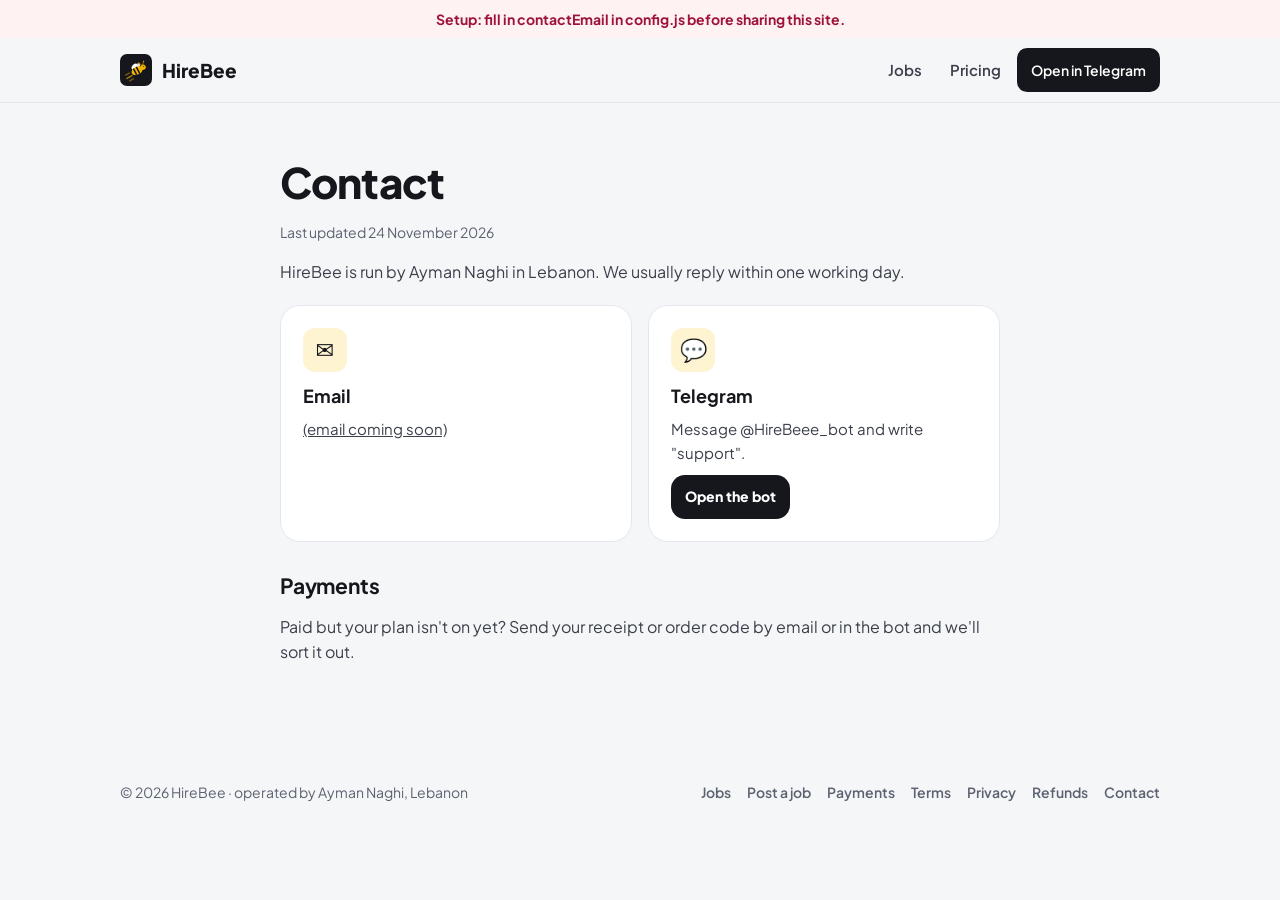
<file: contact.html>
<!DOCTYPE html>
<html lang="en">
<head>
<meta charset="utf-8">
<meta name="viewport" content="width=device-width, initial-scale=1">
<title>Contact · HireBee</title>
<link rel="icon" href="favicon.svg" type="image/svg+xml">
<link rel="icon" href="favicon-32.png" type="image/png" sizes="32x32">
<link rel="apple-touch-icon" href="apple-touch-icon.png">
<meta name="theme-color" content="#15171C">
<meta property="og:image" content="https://aymanaghi.github.io/hirebee/og-share.png">
<meta property="og:type" content="website">
<meta name="twitter:card" content="summary_large_image">
<link rel="preconnect" href="https://fonts.googleapis.com">
<link href="https://fonts.googleapis.com/css2?family=Plus+Jakarta+Sans:wght@400;600;700;800&display=swap" rel="stylesheet">
<link rel="stylesheet" href="style.css">
</head>
<body>
<a class="skip" href="#main">Skip to content</a>
<header class="top"><div class="wrap">
  <a class="brand" href="index.html"><img src="favicon.svg" alt="">HireBee</a>
  <nav class="links" aria-label="Main"><a href="jobs.html">Jobs</a><a href="index.html#pricing">Pricing</a><a class="btn ink small" data-bot="" href="#">Open<span class="long">&nbsp;in Telegram</span></a></nav>
</div></header>
<main id="main" class="doc">
<h1>Contact</h1>
<p class="meta">Last updated <span data-updated></span></p>

<p>HireBee is run by <span data-owner></span> in Lebanon. We usually reply within one working day.</p>
<div class="grid2" style="margin-top:20px">
<div class="card"><div class="icon">✉️</div><h3>Email</h3><p><a data-email href="#"></a></p></div>
<div class="card"><div class="icon">💬</div><h3>Telegram</h3><p>Message <span data-bot-name></span> and write "support".</p><p style="margin-top:10px"><a class="btn ink small" data-bot="" href="#">Open the bot</a></p></div>
<div class="card" data-phone-row><div class="icon">📞</div><h3>Phone / WhatsApp</h3><p><a data-phone href="#"></a></p></div>
</div>
<h2>Payments</h2>
<p>Paid but your plan isn't on yet? Send your receipt or order code by email or in the bot and we'll sort it out.</p>
</main>
<footer><div class="wrap">
  <div>© <span data-year>2026</span> HireBee · operated by <span data-owner></span>, Lebanon</div>
  <nav aria-label="Legal"><a href="jobs.html">Jobs</a><a data-bot="post" href="#">Post a job</a><a href="pay.html">Payments</a><a href="terms.html">Terms</a><a href="privacy.html">Privacy</a><a href="refunds.html">Refunds</a><a href="contact.html">Contact</a></nav>
</div></footer>
<script src="config.js"></script>
<script src="site.js"></script>
</body>
</html>
</file>
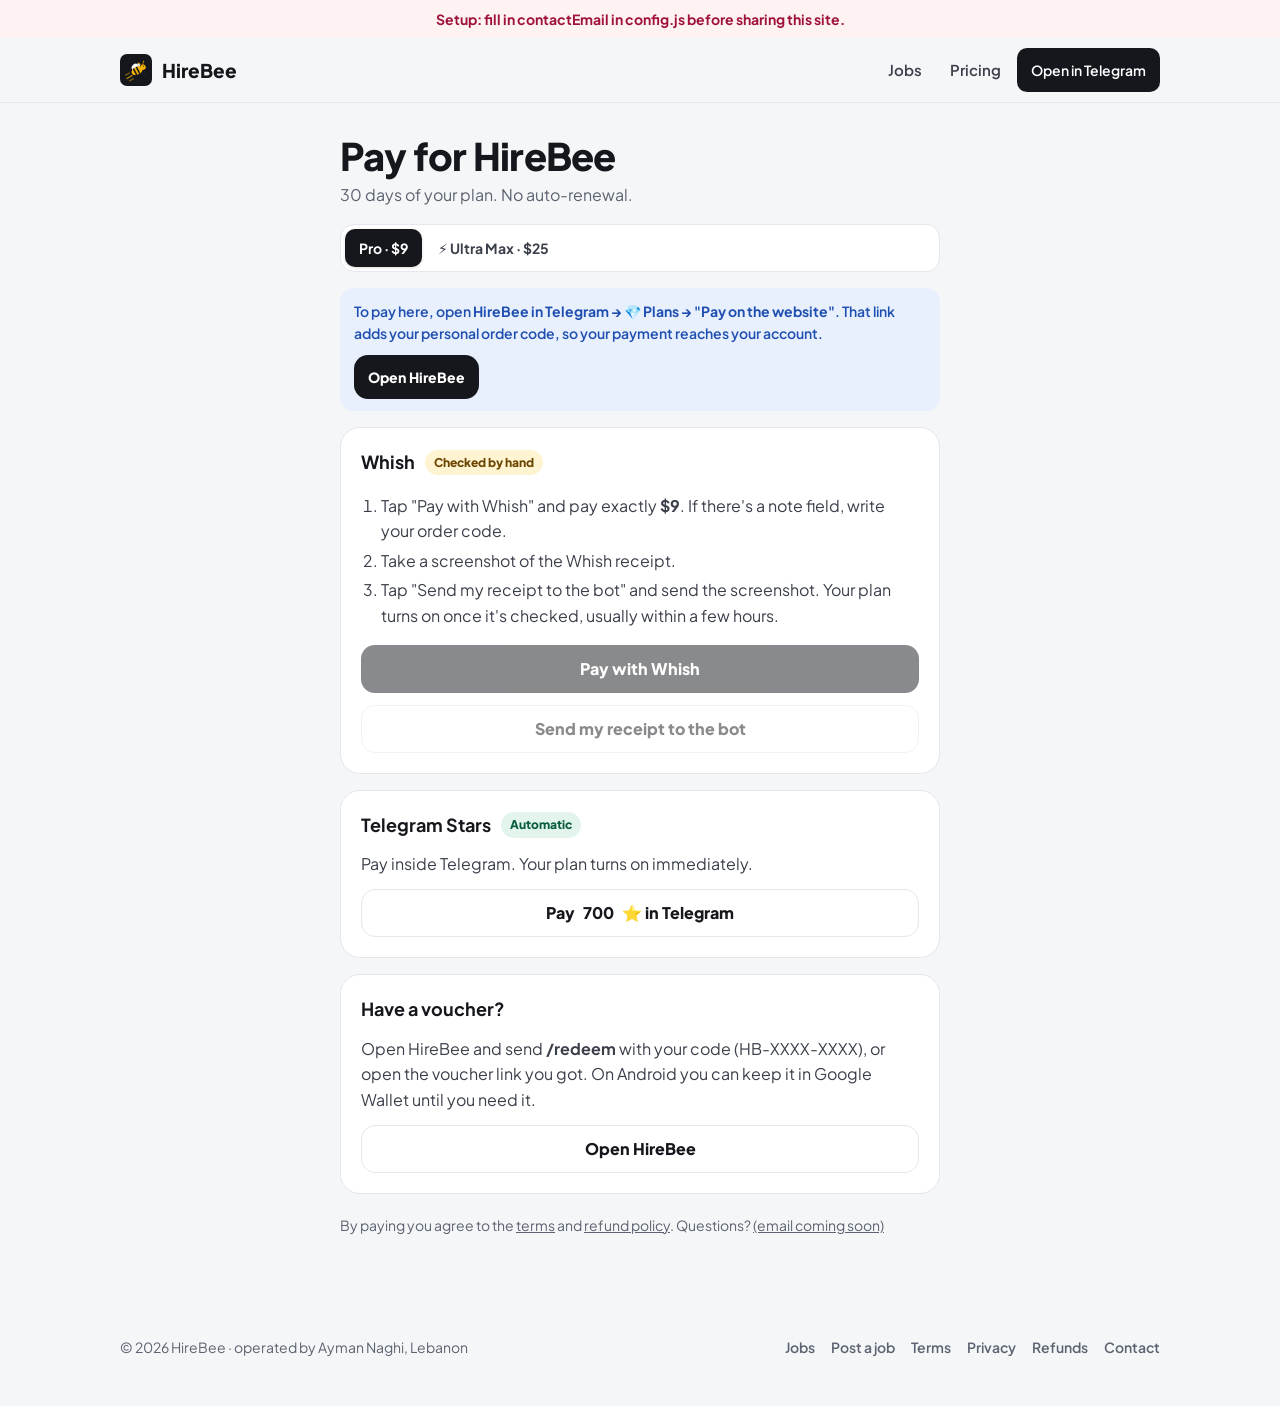
<file: pay.html>
<!DOCTYPE html>
<html lang="en">
<head>
<meta charset="utf-8">
<meta name="viewport" content="width=device-width, initial-scale=1">
<title>Pay for HireBee</title>
<meta name="description" content="Pay for HireBee Pro or Ultra Max with Whish, USDT on TON or Telegram Stars.">
<meta name="robots" content="noindex">
<link rel="icon" href="favicon.svg" type="image/svg+xml">
<link rel="icon" href="favicon-32.png" type="image/png" sizes="32x32">
<link rel="apple-touch-icon" href="apple-touch-icon.png">
<meta name="theme-color" content="#15171C">
<meta property="og:image" content="https://aymanaghi.github.io/hirebee/og-share.png">
<meta property="og:type" content="website">
<meta name="twitter:card" content="summary_large_image">
<link rel="preconnect" href="https://fonts.googleapis.com">
<link href="https://fonts.googleapis.com/css2?family=Plus+Jakarta+Sans:wght@400;600;700;800&display=swap" rel="stylesheet">
<link rel="stylesheet" href="style.css">
</head>
<body>
<a class="skip" href="#main">Skip to content</a>
<header class="top"><div class="wrap">
  <a class="brand" href="index.html"><img src="favicon.svg" alt="">HireBee</a>
  <nav class="links" aria-label="Main"><a href="jobs.html">Jobs</a><a href="index.html#pricing">Pricing</a><a class="btn ink small" data-bot="" href="#">Open<span class="long">&nbsp;in Telegram</span></a></nav>
</div></header>

<main id="main" class="paybox">
  <div><h1 style="font-size:clamp(28px,4.4vw,38px);margin:0 0 6px">Pay for HireBee</h1>
  <p class="muted" style="margin:0;color:var(--muted)"><span data-days>30</span> days of your plan. No auto-renewal.</p></div>

  <div class="seg" role="group" aria-label="Plan">
    <button type="button" data-plan="pro">Pro · <span data-price="pro">$9</span></button>
    <button type="button" data-plan="ultra">⚡ Ultra Max · <span data-price="ultra">$25</span></button>
  </div>

  <div id="nocode" class="alert blue" hidden>
    To pay here, open <b>HireBee in Telegram → 💎 Plans → "Pay on the website"</b>. That link adds your personal order code, so your payment reaches your account.
    <div style="margin-top:10px"><a class="btn ink small" data-bot="" href="#">Open HireBee</a></div>
  </div>

  <div id="order" class="field" hidden><span class="lbl">Order</span><code id="order-code"></code><button class="copy" data-copy="order-code">Copy</button></div>

  <div class="method" data-if="tonAddress" id="m-ton">
    <h3>USDT on TON (Keeper wallet) <span class="badge">Automatic</span></h3>
    <p style="margin:0;color:var(--soft)">Your plan turns on by itself a few minutes after the payment arrives.</p>
    <a class="btn yellow" id="ton-open" href="#">Open in Keeper</a>
    <details style="background:var(--bg)"><summary>Pay manually from another TON wallet</summary>
      <div class="field"><span class="lbl">Send</span><code id="ton-amount"></code></div>
      <div class="field"><span class="lbl">To</span><code id="ton-address"></code><button class="copy" data-copy="ton-address">Copy</button></div>
      <div class="field"><span class="lbl">Comment</span><code id="ton-comment"></code><button class="copy" data-copy="ton-comment">Copy</button></div>
      <p style="margin:10px 0 14px;font-size:14px">Send <b>USDT on the TON network only</b>, and paste the comment exactly. Without the comment, we can't tell who paid.</p>
    </details>
  </div>

  <div class="method" data-if="whishLink" id="m-whish">
    <h3>Whish <span class="badge manual">Checked by hand</span></h3>
    <ol class="steps">
      <li>Tap "Pay with Whish" and pay exactly <b id="whish-amount"></b>. If there's a note field, write your order code.</li>
      <li>Take a screenshot of the Whish receipt.</li>
      <li>Tap "Send my receipt to the bot" and send the screenshot. Your plan turns on once it's checked, usually within a few hours.</li>
    </ol>
    <a class="btn ink" id="whish-open" href="#" target="_blank" rel="noopener">Pay with Whish</a>
    <a class="btn line" id="whish-receipt" href="#">Send my receipt to the bot</a>
  </div>

  <div class="method" id="m-stars">
    <h3>Telegram Stars <span class="badge">Automatic</span></h3>
    <p style="margin:0;color:var(--soft)">Pay inside Telegram. Your plan turns on immediately.</p>
    <a class="btn line" id="stars-open" href="#">Pay <span id="stars-n"></span> ⭐ in Telegram</a>
  </div>

  <div class="method" id="m-voucher">
    <h3>Have a voucher?</h3>
    <p style="margin:0;color:var(--soft)">Open HireBee and send <b>/redeem</b> with your code (HB-XXXX-XXXX), or open the voucher link you got. On Android you can keep it in Google Wallet until you need it.</p>
    <a class="btn line" data-bot="" href="#">Open HireBee</a>
  </div>

  <p style="font-size:14px;color:var(--muted);margin:4px 0 0">By paying you agree to the <a href="terms.html">terms</a> and <a href="refunds.html">refund policy</a>. Questions? <a data-email href="#"></a></p>
</main>

<footer><div class="wrap">
  <div>© <span data-year>2026</span> HireBee · operated by <span data-owner></span>, Lebanon</div>
  <nav aria-label="Legal"><a href="jobs.html">Jobs</a><a data-bot="post" href="#">Post a job</a><a href="terms.html">Terms</a><a href="privacy.html">Privacy</a><a href="refunds.html">Refunds</a><a href="contact.html">Contact</a></nav>
</div></footer>
<script src="config.js"></script>
<script>
(function () {
  var C = window.HIREBEE, q = new URLSearchParams(location.search);
  var code = (q.get('code') || '').trim();
  if (!/^\d{3,15}-[0-9a-f]{8}$/.test(code)) code = '';
  var plan = q.get('plan') === 'ultra' ? 'ultra' : 'pro';
  var orderText = code ? 'HB-' + code : '';
  function set(id, v) { var el = document.getElementById(id); if (el) el.textContent = v; }
  function render() {
    document.querySelectorAll('.seg button').forEach(function (b) { b.setAttribute('aria-pressed', b.dataset.plan === plan); });
    var usd = C.prices[plan];
    document.getElementById('nocode').hidden = !!code;
    document.getElementById('order').hidden = !code;
    set('order-code', orderText);
    // Pay buttons need the order code (except to open the bot)
    ['ton-open', 'whish-open', 'whish-receipt'].forEach(function (id) {
      var el = document.getElementById(id); if (el) el.setAttribute('aria-disabled', code ? 'false' : 'true');
    });
    if (C.tonAddress && document.getElementById('ton-open')) {
      var units = String(Math.round(usd * 1e6));  // USDT has 6 decimals
      var link = 'ton://transfer/' + C.tonAddress + '?jetton=' + C.usdtTonMaster + '&amount=' + units + '&text=' + encodeURIComponent(orderText);
      document.getElementById('ton-open').href = link;
      set('ton-amount', usd + ' USDT (TON network)');
      set('ton-address', C.tonAddress);
      set('ton-comment', orderText || '(open this page from the bot)');
    }
    if (document.getElementById('whish-open')) {
      set('whish-amount', '$' + usd);
      document.getElementById('whish-open').href = C.whishLink;
    }
    var bot = (C.botUsername || '').replace(/^@/, '');
    var receipt = document.getElementById('whish-receipt');
    if (receipt && bot && code) receipt.href = 'https://t.me/' + bot + '?start=rc_' + plan + '_' + code;
    var stars = document.getElementById('stars-open');
    if (stars) { if (bot) stars.href = 'https://t.me/' + bot + '?start=pay_' + plan; else stars.setAttribute('aria-disabled', 'true'); }
    if (receipt && !bot) receipt.setAttribute('aria-disabled', 'true');
    set('stars-n', C.stars[plan]);
  }
  document.querySelectorAll('.seg button').forEach(function (b) { b.addEventListener('click', function () { plan = b.dataset.plan; render(); }); });
  document.addEventListener('click', function (e) {
    var b = e.target.closest('[data-copy]'); if (!b) return;
    var text = document.getElementById(b.dataset.copy).textContent;
    (navigator.clipboard ? navigator.clipboard.writeText(text) : Promise.reject()).then(function () {
      b.textContent = 'Copied'; setTimeout(function () { b.textContent = 'Copy'; }, 1500);
    }).catch(function () { b.textContent = 'Select & copy'; });
  });
  render();
})();
</script>
<script src="site.js"></script>
</body>
</html>
</file>
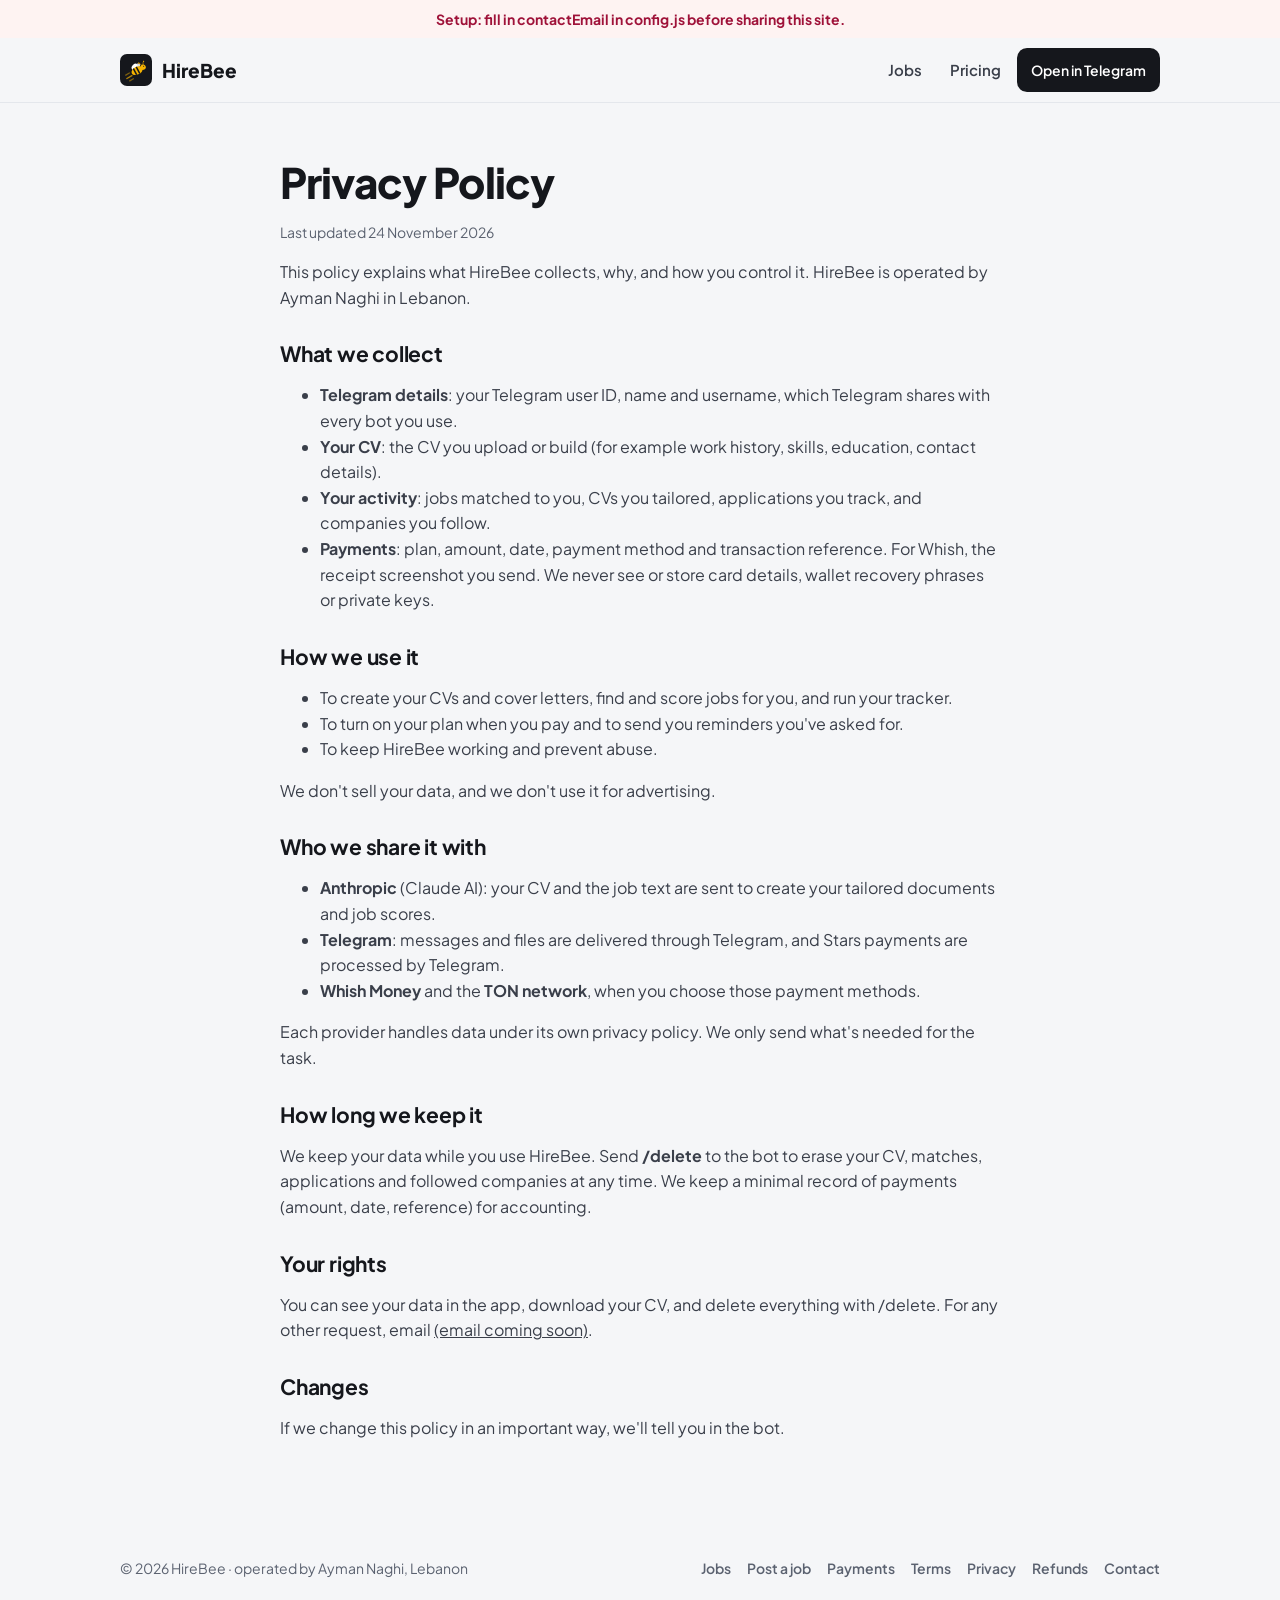
<file: privacy.html>
<!DOCTYPE html>
<html lang="en">
<head>
<meta charset="utf-8">
<meta name="viewport" content="width=device-width, initial-scale=1">
<title>Privacy Policy · HireBee</title>
<link rel="icon" href="favicon.svg" type="image/svg+xml">
<link rel="icon" href="favicon-32.png" type="image/png" sizes="32x32">
<link rel="apple-touch-icon" href="apple-touch-icon.png">
<meta name="theme-color" content="#15171C">
<meta property="og:image" content="https://aymanaghi.github.io/hirebee/og-share.png">
<meta property="og:type" content="website">
<meta name="twitter:card" content="summary_large_image">
<link rel="preconnect" href="https://fonts.googleapis.com">
<link href="https://fonts.googleapis.com/css2?family=Plus+Jakarta+Sans:wght@400;600;700;800&display=swap" rel="stylesheet">
<link rel="stylesheet" href="style.css">
</head>
<body>
<a class="skip" href="#main">Skip to content</a>
<header class="top"><div class="wrap">
  <a class="brand" href="index.html"><img src="favicon.svg" alt="">HireBee</a>
  <nav class="links" aria-label="Main"><a href="jobs.html">Jobs</a><a href="index.html#pricing">Pricing</a><a class="btn ink small" data-bot="" href="#">Open<span class="long">&nbsp;in Telegram</span></a></nav>
</div></header>
<main id="main" class="doc">
<h1>Privacy Policy</h1>
<p class="meta">Last updated <span data-updated></span></p>

<p>This policy explains what HireBee collects, why, and how you control it. HireBee is operated by <span data-owner></span> in Lebanon.</p>
<h2>What we collect</h2>
<ul><li><b>Telegram details</b>: your Telegram user ID, name and username, which Telegram shares with every bot you use.</li>
<li><b>Your CV</b>: the CV you upload or build (for example work history, skills, education, contact details).</li>
<li><b>Your activity</b>: jobs matched to you, CVs you tailored, applications you track, and companies you follow.</li>
<li><b>Payments</b>: plan, amount, date, payment method and transaction reference. For Whish, the receipt screenshot you send. We never see or store card details, wallet recovery phrases or private keys.</li></ul>
<h2>How we use it</h2>
<ul><li>To create your CVs and cover letters, find and score jobs for you, and run your tracker.</li>
<li>To turn on your plan when you pay and to send you reminders you've asked for.</li>
<li>To keep HireBee working and prevent abuse.</li></ul>
<p>We don't sell your data, and we don't use it for advertising.</p>
<h2>Who we share it with</h2>
<ul><li><b>Anthropic</b> (Claude AI): your CV and the job text are sent to create your tailored documents and job scores.</li>
<li><b>Telegram</b>: messages and files are delivered through Telegram, and Stars payments are processed by Telegram.</li>
<li><b>Whish Money</b> and the <b>TON network</b>, when you choose those payment methods.</li></ul>
<p>Each provider handles data under its own privacy policy. We only send what's needed for the task.</p>
<h2>How long we keep it</h2>
<p>We keep your data while you use HireBee. Send <b>/delete</b> to the bot to erase your CV, matches, applications and followed companies at any time. We keep a minimal record of payments (amount, date, reference) for accounting.</p>
<h2>Your rights</h2>
<p>You can see your data in the app, download your CV, and delete everything with /delete. For any other request, email <a data-email href="#"></a>.</p>
<h2>Changes</h2>
<p>If we change this policy in an important way, we'll tell you in the bot.</p>
</main>
<footer><div class="wrap">
  <div>© <span data-year>2026</span> HireBee · operated by <span data-owner></span>, Lebanon</div>
  <nav aria-label="Legal"><a href="jobs.html">Jobs</a><a data-bot="post" href="#">Post a job</a><a href="pay.html">Payments</a><a href="terms.html">Terms</a><a href="privacy.html">Privacy</a><a href="refunds.html">Refunds</a><a href="contact.html">Contact</a></nav>
</div></footer>
<script src="config.js"></script>
<script src="site.js"></script>
</body>
</html>
</file>
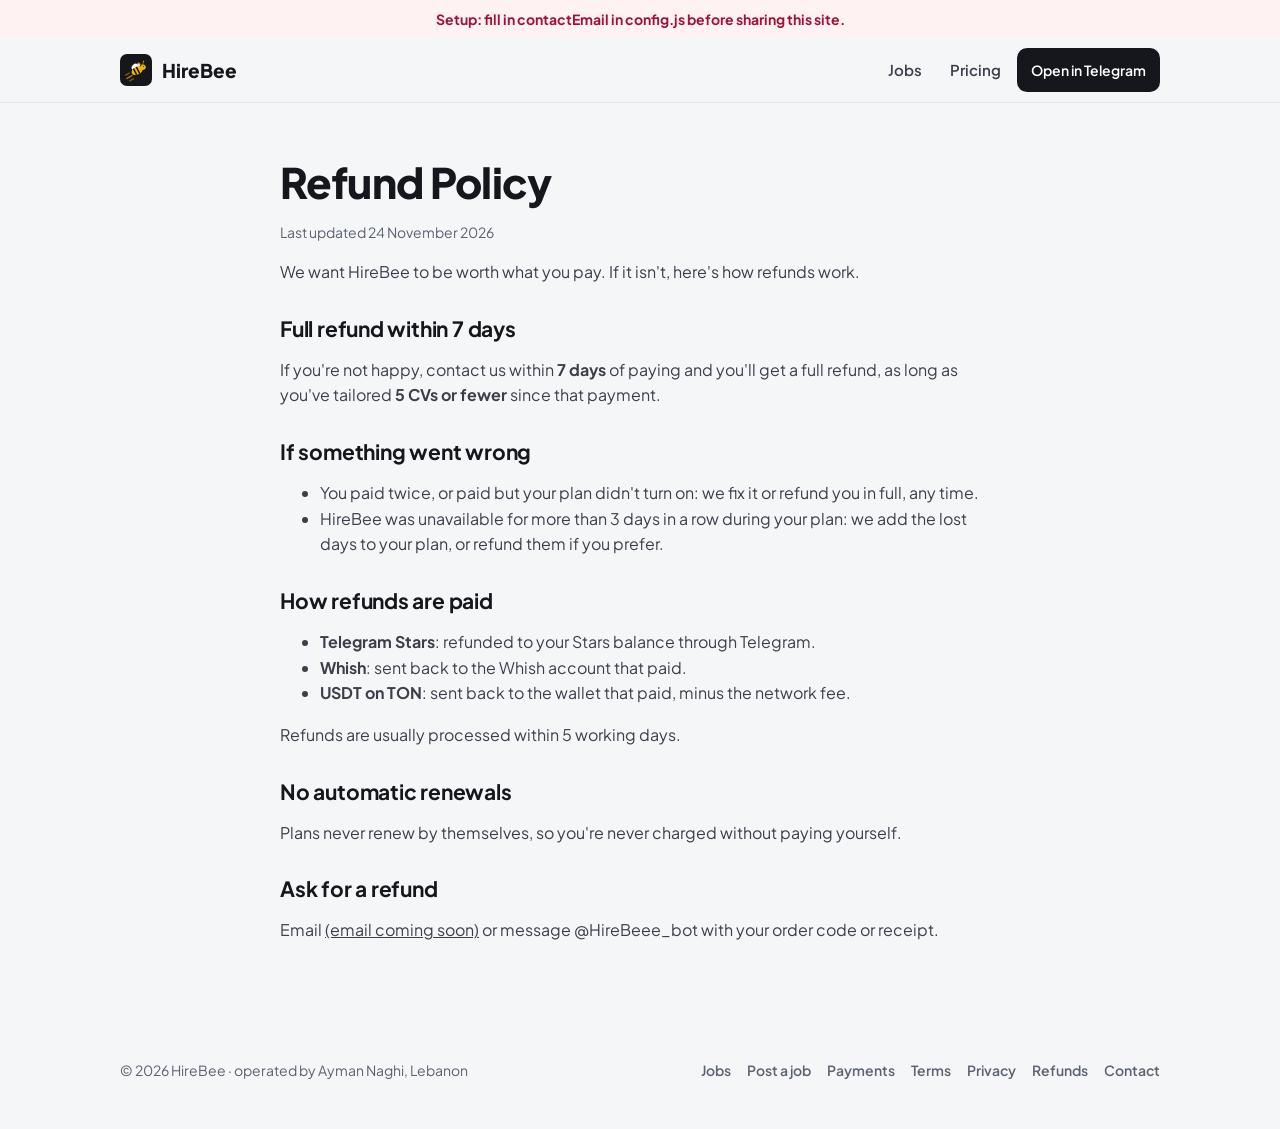
<file: refunds.html>
<!DOCTYPE html>
<html lang="en">
<head>
<meta charset="utf-8">
<meta name="viewport" content="width=device-width, initial-scale=1">
<title>Refund Policy · HireBee</title>
<link rel="icon" href="favicon.svg" type="image/svg+xml">
<link rel="icon" href="favicon-32.png" type="image/png" sizes="32x32">
<link rel="apple-touch-icon" href="apple-touch-icon.png">
<meta name="theme-color" content="#15171C">
<meta property="og:image" content="https://aymanaghi.github.io/hirebee/og-share.png">
<meta property="og:type" content="website">
<meta name="twitter:card" content="summary_large_image">
<link rel="preconnect" href="https://fonts.googleapis.com">
<link href="https://fonts.googleapis.com/css2?family=Plus+Jakarta+Sans:wght@400;600;700;800&display=swap" rel="stylesheet">
<link rel="stylesheet" href="style.css">
</head>
<body>
<a class="skip" href="#main">Skip to content</a>
<header class="top"><div class="wrap">
  <a class="brand" href="index.html"><img src="favicon.svg" alt="">HireBee</a>
  <nav class="links" aria-label="Main"><a href="jobs.html">Jobs</a><a href="index.html#pricing">Pricing</a><a class="btn ink small" data-bot="" href="#">Open<span class="long">&nbsp;in Telegram</span></a></nav>
</div></header>
<main id="main" class="doc">
<h1>Refund Policy</h1>
<p class="meta">Last updated <span data-updated></span></p>

<p>We want HireBee to be worth what you pay. If it isn't, here's how refunds work.</p>
<h2>Full refund within 7 days</h2>
<p>If you're not happy, contact us within <b>7 days</b> of paying and you'll get a full refund, as long as you've tailored <b>5 CVs or fewer</b> since that payment.</p>
<h2>If something went wrong</h2>
<ul><li>You paid twice, or paid but your plan didn't turn on: we fix it or refund you in full, any time.</li>
<li>HireBee was unavailable for more than 3 days in a row during your plan: we add the lost days to your plan, or refund them if you prefer.</li></ul>
<h2>How refunds are paid</h2>
<ul><li><b>Telegram Stars</b>: refunded to your Stars balance through Telegram.</li>
<li><b>Whish</b>: sent back to the Whish account that paid.</li>
<li><b>USDT on TON</b>: sent back to the wallet that paid, minus the network fee.</li></ul>
<p>Refunds are usually processed within 5 working days.</p>
<h2>No automatic renewals</h2>
<p>Plans never renew by themselves, so you're never charged without paying yourself.</p>
<h2>Ask for a refund</h2>
<p>Email <a data-email href="#"></a> or message <span data-bot-name></span> with your order code or receipt.</p>
</main>
<footer><div class="wrap">
  <div>© <span data-year>2026</span> HireBee · operated by <span data-owner></span>, Lebanon</div>
  <nav aria-label="Legal"><a href="jobs.html">Jobs</a><a data-bot="post" href="#">Post a job</a><a href="pay.html">Payments</a><a href="terms.html">Terms</a><a href="privacy.html">Privacy</a><a href="refunds.html">Refunds</a><a href="contact.html">Contact</a></nav>
</div></footer>
<script src="config.js"></script>
<script src="site.js"></script>
</body>
</html>
</file>
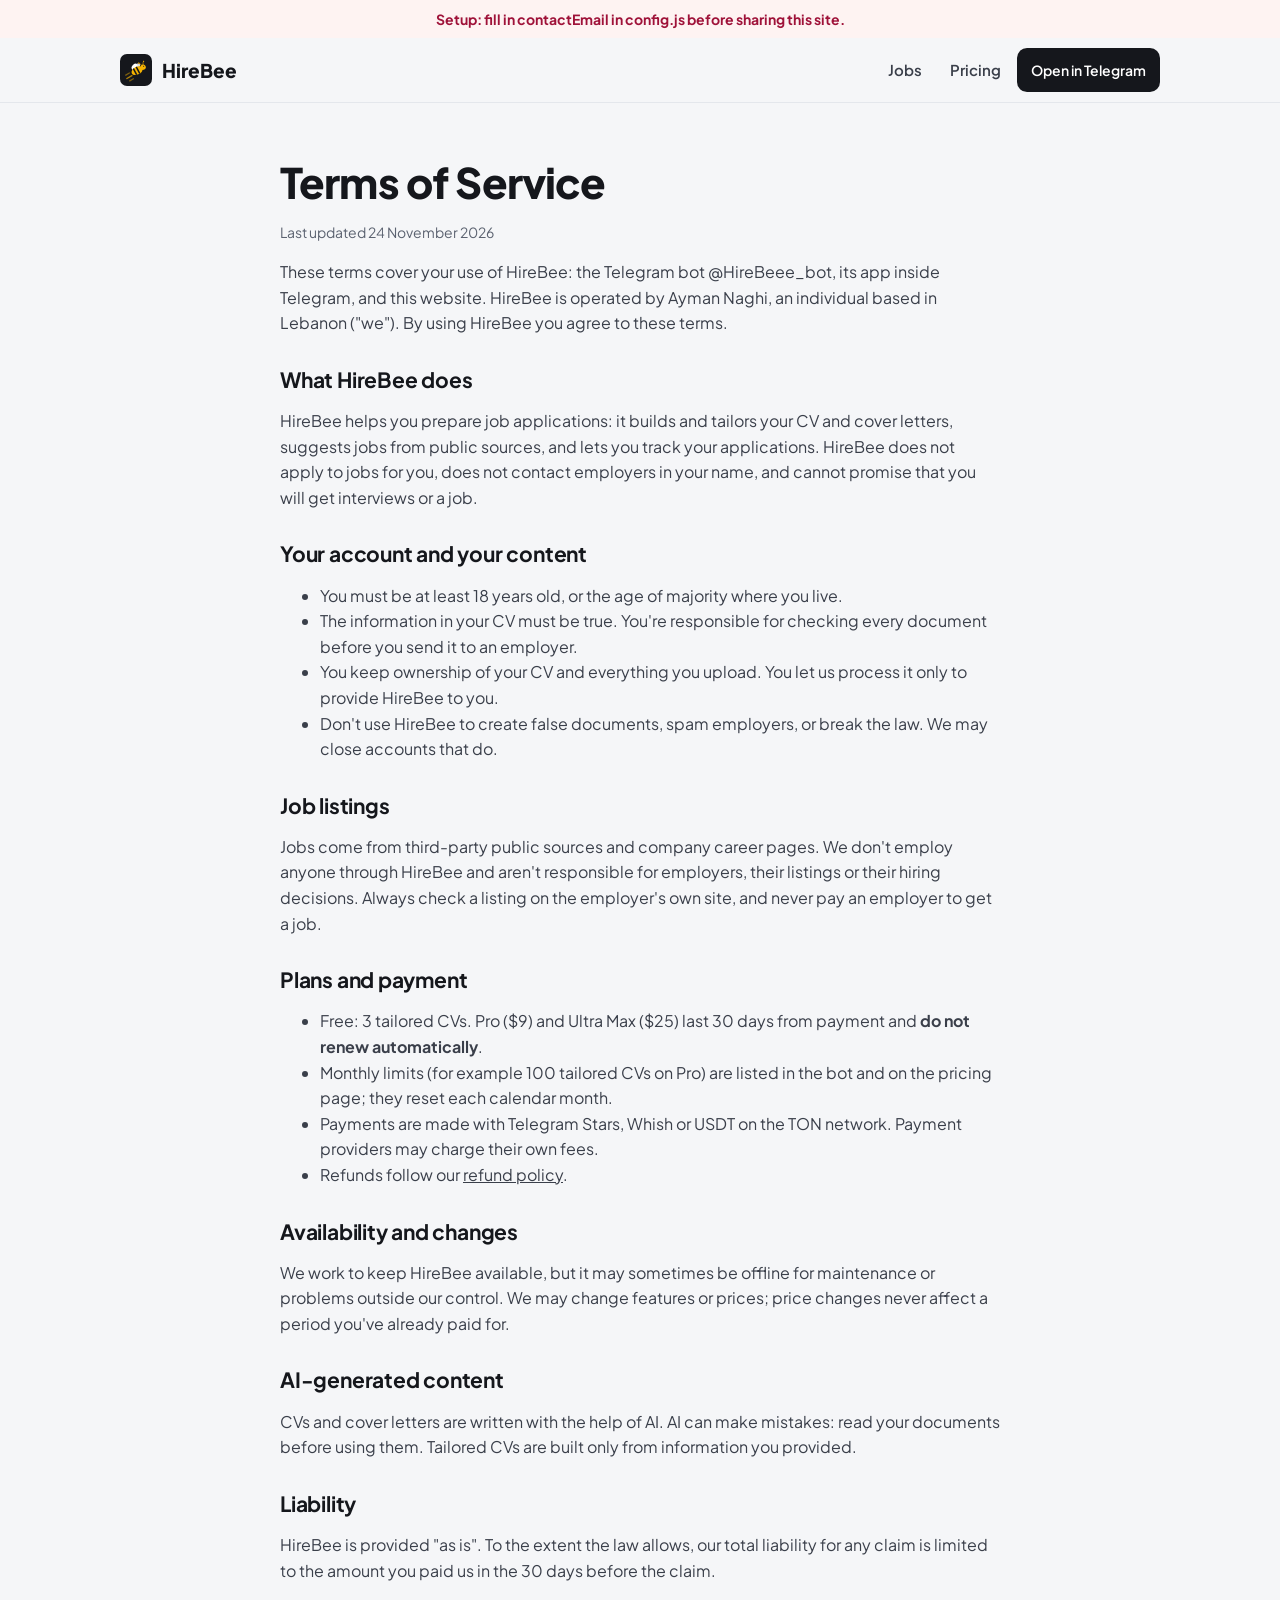
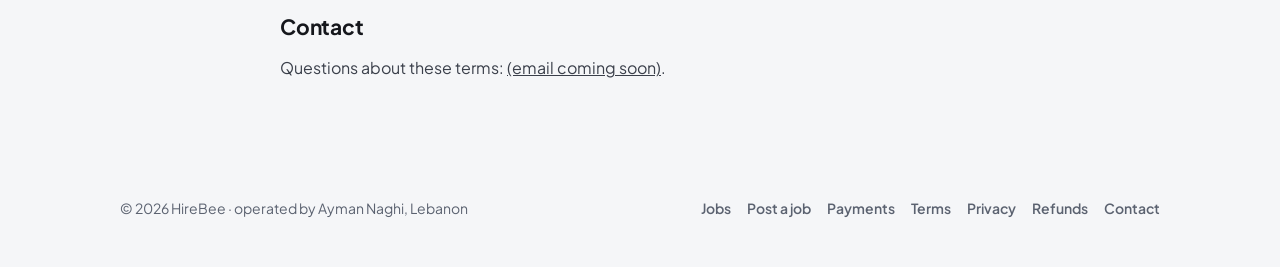
<file: terms.html>
<!DOCTYPE html>
<html lang="en">
<head>
<meta charset="utf-8">
<meta name="viewport" content="width=device-width, initial-scale=1">
<title>Terms of Service · HireBee</title>
<link rel="icon" href="favicon.svg" type="image/svg+xml">
<link rel="icon" href="favicon-32.png" type="image/png" sizes="32x32">
<link rel="apple-touch-icon" href="apple-touch-icon.png">
<meta name="theme-color" content="#15171C">
<meta property="og:image" content="https://aymanaghi.github.io/hirebee/og-share.png">
<meta property="og:type" content="website">
<meta name="twitter:card" content="summary_large_image">
<link rel="preconnect" href="https://fonts.googleapis.com">
<link href="https://fonts.googleapis.com/css2?family=Plus+Jakarta+Sans:wght@400;600;700;800&display=swap" rel="stylesheet">
<link rel="stylesheet" href="style.css">
</head>
<body>
<a class="skip" href="#main">Skip to content</a>
<header class="top"><div class="wrap">
  <a class="brand" href="index.html"><img src="favicon.svg" alt="">HireBee</a>
  <nav class="links" aria-label="Main"><a href="jobs.html">Jobs</a><a href="index.html#pricing">Pricing</a><a class="btn ink small" data-bot="" href="#">Open<span class="long">&nbsp;in Telegram</span></a></nav>
</div></header>
<main id="main" class="doc">
<h1>Terms of Service</h1>
<p class="meta">Last updated <span data-updated></span></p>

<p>These terms cover your use of HireBee: the Telegram bot <span data-bot-name></span>, its app inside Telegram, and this website. HireBee is operated by <span data-owner></span>, an individual based in Lebanon ("we"). By using HireBee you agree to these terms.</p>
<h2>What HireBee does</h2>
<p>HireBee helps you prepare job applications: it builds and tailors your CV and cover letters, suggests jobs from public sources, and lets you track your applications. HireBee does not apply to jobs for you, does not contact employers in your name, and cannot promise that you will get interviews or a job.</p>
<h2>Your account and your content</h2>
<ul><li>You must be at least 18 years old, or the age of majority where you live.</li>
<li>The information in your CV must be true. You're responsible for checking every document before you send it to an employer.</li>
<li>You keep ownership of your CV and everything you upload. You let us process it only to provide HireBee to you.</li>
<li>Don't use HireBee to create false documents, spam employers, or break the law. We may close accounts that do.</li></ul>
<h2>Job listings</h2>
<p>Jobs come from third-party public sources and company career pages. We don't employ anyone through HireBee and aren't responsible for employers, their listings or their hiring decisions. Always check a listing on the employer's own site, and never pay an employer to get a job.</p>
<h2>Plans and payment</h2>
<ul><li>Free: 3 tailored CVs. Pro (<span data-price="pro"></span>) and Ultra Max (<span data-price="ultra"></span>) last <span data-days></span> days from payment and <b>do not renew automatically</b>.</li>
<li>Monthly limits (for example 100 tailored CVs on Pro) are listed in the bot and on the pricing page; they reset each calendar month.</li>
<li>Payments are made with Telegram Stars, Whish or USDT on the TON network. Payment providers may charge their own fees.</li>
<li>Refunds follow our <a href="refunds.html">refund policy</a>.</li></ul>
<h2>Availability and changes</h2>
<p>We work to keep HireBee available, but it may sometimes be offline for maintenance or problems outside our control. We may change features or prices; price changes never affect a period you've already paid for.</p>
<h2>AI-generated content</h2>
<p>CVs and cover letters are written with the help of AI. AI can make mistakes: read your documents before using them. Tailored CVs are built only from information you provided.</p>
<h2>Liability</h2>
<p>HireBee is provided "as is". To the extent the law allows, our total liability for any claim is limited to the amount you paid us in the 30 days before the claim.</p>
<h2>Contact</h2>
<p>Questions about these terms: <a data-email href="#"></a>.</p>
</main>
<footer><div class="wrap">
  <div>© <span data-year>2026</span> HireBee · operated by <span data-owner></span>, Lebanon</div>
  <nav aria-label="Legal"><a href="jobs.html">Jobs</a><a data-bot="post" href="#">Post a job</a><a href="pay.html">Payments</a><a href="terms.html">Terms</a><a href="privacy.html">Privacy</a><a href="refunds.html">Refunds</a><a href="contact.html">Contact</a></nav>
</div></footer>
<script src="config.js"></script>
<script src="site.js"></script>
</body>
</html>
</file>
<file: style.css>
[hidden] { display: none !important; }
:root {
  --bg: #F5F6F8; --card: #fff; --line: #E4E7EC; --text: #15171C; --muted: #5B6270; --soft: #3A3F4A;
  --yellow: #F5B301; --y-soft: #FFF4D1; --y-text: #6B4600; --green: #0B5E3C; --g-soft: #E3F4EC;
  --blue: #1F4FB0; --b-soft: #E8F0FE; --red: #9F1239; --ink: #15171C;
  --radius: 20px; --max: 1080px;
}
* { box-sizing: border-box; }
html { scroll-behavior: smooth; }
body { margin: 0; background: var(--bg); color: var(--text); font: 16px/1.6 'Plus Jakarta Sans', system-ui, -apple-system, 'Segoe UI', sans-serif; -webkit-font-smoothing: antialiased; }
a { color: inherit; }
img, svg { display: block; }
:focus-visible { outline: 3px solid var(--blue); outline-offset: 3px; border-radius: 6px; }
@media (prefers-reduced-motion: reduce) { html { scroll-behavior: auto; } * { transition: none !important; animation: none !important; } }
.wrap { max-width: var(--max); margin: 0 auto; padding: 0 20px; }
.skip { position: absolute; left: -999px; top: 8px; background: var(--ink); color: #fff; padding: 8px 14px; border-radius: 10px; z-index: 50; }
.skip:focus { left: 12px; }

/* header */
header.top { position: sticky; top: 0; z-index: 20; background: rgba(245, 246, 248, .92); backdrop-filter: blur(10px); border-bottom: 1px solid var(--line); }
header.top .wrap { display: flex; align-items: center; gap: 16px; height: 64px; }
.brand { display: flex; align-items: center; gap: 10px; font-weight: 800; font-size: 19px; text-decoration: none; }
.brand img { width: 32px; height: 32px; }
nav.links { margin-left: auto; display: flex; gap: 4px; align-items: center; }
nav.links a { text-decoration: none; font-weight: 600; font-size: 15px; color: var(--soft); padding: 10px 12px; border-radius: 10px; }
nav.links a:hover { background: #fff; color: var(--text); }
@media (max-width: 720px) { nav.links a.hide-sm { display: none; } }

/* buttons */
.btn { display: inline-flex; align-items: center; justify-content: center; gap: 8px; min-height: 48px; padding: 0 20px; border-radius: 14px; border: 0;
  font: inherit; font-weight: 800; font-size: 16px; text-decoration: none; cursor: pointer; transition: transform .08s, box-shadow .15s; }
.btn:active { transform: scale(.98); }
.btn.yellow { background: var(--yellow); color: #15171C; box-shadow: 0 6px 18px rgba(245, 179, 1, .35); }
.btn.ink { background: var(--ink); color: #fff; }
.btn.line { background: #fff; border: 1px solid var(--line); color: var(--text); }
.btn.small { min-height: 44px; font-size: 14px; padding: 0 14px; }
.btn { white-space: nowrap; }
header.top .btn { gap: 0; }
@media (max-width: 420px) { header.top .btn.small .long { display: none; } }
.btn[aria-disabled="true"] { opacity: .5; pointer-events: none; }

/* hero */
.hero { padding: 64px 0 40px; }
.hero .wrap { display: grid; grid-template-columns: 1.15fr .85fr; gap: 48px; align-items: center; }
@media (max-width: 880px) { .hero .wrap { grid-template-columns: 1fr; } .hero { padding-top: 36px; } }
.eyebrow { display: inline-flex; align-items: center; gap: 8px; background: var(--y-soft); color: var(--y-text); font-weight: 800; font-size: 13px; padding: 6px 12px; border-radius: 999px; }
h1 { font-size: clamp(34px, 5.4vw, 56px); line-height: 1.08; letter-spacing: -.02em; margin: 16px 0 16px; font-weight: 800; }
h1 em { font-style: normal; background: linear-gradient(transparent 62%, var(--yellow) 62%); }
.lead { font-size: 19px; color: var(--soft); max-width: 560px; margin: 0 0 26px; }
.ctas { display: flex; flex-wrap: wrap; gap: 12px; }
.trust { display: flex; flex-wrap: wrap; gap: 8px 18px; margin-top: 22px; color: var(--muted); font-size: 14px; font-weight: 600; }
.trust span::before { content: "✓ "; color: var(--green); font-weight: 800; }

/* phone mockup */
.phone { width: 300px; max-width: 100%; margin: 0 auto; background: #15171C; border-radius: 40px; padding: 12px; box-shadow: 0 30px 60px rgba(21, 23, 28, .25); }
.screen { background: var(--bg); border-radius: 30px; padding: 18px 14px; display: flex; flex-direction: column; gap: 10px; min-height: 520px; }
.mini { background: #fff; border: 1px solid var(--line); border-radius: 16px; padding: 12px; display: flex; gap: 10px; align-items: flex-start; font-size: 13px; }
.mini.live { border-left: 4px solid var(--yellow); }
.score { width: 42px; height: 42px; border-radius: 12px; display: flex; align-items: center; justify-content: center; font-weight: 800; flex: none; }
.score.hi { background: var(--g-soft); color: var(--green); }
.score.mid { background: var(--y-soft); color: var(--y-text); }
.mini b { display: block; font-size: 14px; line-height: 1.3; }
.mini small { color: var(--muted); }
.pill { display: inline-block; font-size: 11px; font-weight: 800; padding: 2px 8px; border-radius: 999px; background: var(--y-soft); color: var(--y-text); margin-top: 4px; }
.pill.g { background: var(--g-soft); color: var(--green); }
.pill.b { background: var(--b-soft); color: var(--blue); }
.screen .hi-card { background: #15171C; color: #fff; border-radius: 18px; padding: 14px; font-size: 13px; }
.screen .hi-card b { font-size: 16px; display: block; margin-bottom: 6px; }
.fake-input { background: #fff; color: #8A909C; border-radius: 10px; padding: 8px 10px; margin: 8px 0; }
.fake-btn { background: var(--yellow); color: #15171C; text-align: center; font-weight: 800; border-radius: 10px; padding: 8px; }

/* sections */
section { padding: 56px 0; }
section.alt { background: #fff; border-top: 1px solid var(--line); border-bottom: 1px solid var(--line); }
h2 { font-size: clamp(26px, 3.6vw, 36px); line-height: 1.15; margin: 0 0 10px; letter-spacing: -.01em; }
.sub { color: var(--muted); font-size: 17px; margin: 0 0 32px; max-width: 640px; }
.grid3 { display: grid; grid-template-columns: repeat(3, 1fr); gap: 16px; }
.grid2 { display: grid; grid-template-columns: repeat(2, 1fr); gap: 16px; }
@media (max-width: 880px) { .grid3 { grid-template-columns: 1fr 1fr; } }
@media (max-width: 600px) { .grid3, .grid2 { grid-template-columns: 1fr; } }
.card { background: #fff; border: 1px solid var(--line); border-radius: var(--radius); padding: 22px; }
section.alt .card { background: var(--bg); }
.card h3 { margin: 10px 0 6px; font-size: 18px; }
.card p { margin: 0; color: var(--soft); font-size: 15px; }
.icon { width: 44px; height: 44px; border-radius: 12px; display: flex; align-items: center; justify-content: center; font-size: 22px; background: var(--y-soft); }
.step { display: flex; gap: 14px; }
.step .n { width: 36px; height: 36px; border-radius: 18px; background: var(--ink); color: #fff; display: flex; align-items: center; justify-content: center; font-weight: 800; flex: none; }

/* pricing */
.plans { display: grid; grid-template-columns: repeat(3, 1fr); gap: 16px; align-items: stretch; }
@media (max-width: 880px) { .plans { grid-template-columns: 1fr; max-width: 460px; margin: 0 auto; } }
.plan { background: #fff; border: 1px solid var(--line); border-radius: 24px; padding: 26px; display: flex; flex-direction: column; gap: 14px; }
.plan.feature { border: 2px solid var(--ink); position: relative; }
.plan.ultra { background: linear-gradient(165deg, #241A3D 0%, #15171C 70%); color: #fff; border: 1.5px solid var(--yellow); }
.plan.ultra .muted, .plan.ultra li { color: #D5D8DE; }
.plan .tag { position: absolute; top: -13px; left: 24px; background: var(--ink); color: #fff; font-size: 12px; font-weight: 800; padding: 4px 10px; border-radius: 999px; }
.plan .name { font-weight: 800; font-size: 14px; letter-spacing: .06em; text-transform: uppercase; }
.price { font-size: 46px; font-weight: 800; line-height: 1; }
.price small { font-size: 16px; font-weight: 600; color: var(--muted); }
.plan.ultra .price small { color: #C9CDD4; }
ul.ticks { list-style: none; margin: 0; padding: 0; display: flex; flex-direction: column; gap: 9px; flex: 1; }
ul.ticks li { display: flex; gap: 10px; font-size: 15px; color: var(--soft); }
ul.ticks li::before { content: "✓"; font-weight: 800; color: var(--green); }
.plan.ultra ul.ticks li::before { color: var(--yellow); }
.note { text-align: center; color: var(--muted); font-size: 14px; margin-top: 18px; }

/* FAQ */
details { background: #fff; border: 1px solid var(--line); border-radius: 16px; padding: 4px 18px; }
details + details { margin-top: 10px; }
summary { cursor: pointer; font-weight: 700; padding: 14px 0; list-style: none; display: flex; justify-content: space-between; gap: 12px; }
summary::-webkit-details-marker { display: none; }
summary::after { content: "+"; font-size: 22px; line-height: 1; color: var(--muted); }
details[open] summary::after { content: "–"; }
details p { margin: 0 0 16px; color: var(--soft); }

/* CTA band + footer */
.band { background: #15171C; color: #fff; border-radius: 28px; padding: 40px; display: flex; flex-wrap: wrap; align-items: center; justify-content: space-between; gap: 20px; }
.band p { color: #C9CDD4; margin: 6px 0 0; }
footer { padding: 36px 0 48px; color: var(--muted); font-size: 14px; }
footer .wrap { display: flex; flex-wrap: wrap; justify-content: space-between; gap: 16px; }
footer nav { display: flex; flex-wrap: wrap; gap: 4px 16px; }
footer a { text-decoration: none; font-weight: 600; }
footer a:hover { color: var(--text); }

/* legal pages */
.doc { max-width: 760px; margin: 0 auto; padding: 40px 20px 64px; }
.doc h1 { font-size: clamp(30px, 4.4vw, 42px); }
.doc h2 { font-size: 21px; margin: 32px 0 8px; }
.doc p, .doc li { color: var(--soft); }
.doc .meta { color: var(--muted); font-size: 14px; }

/* pay page */
.paybox { max-width: 640px; margin: 0 auto; padding: 32px 20px 64px; display: flex; flex-direction: column; gap: 16px; }
.seg { display: grid; grid-template-columns: 1fr 1fr; gap: 6px; background: #E9EBEF; padding: 5px; border-radius: 16px; }
.seg button { min-height: 48px; border: 0; border-radius: 12px; background: transparent; font: inherit; font-weight: 800; cursor: pointer; color: var(--soft); }
.seg button[aria-pressed="true"] { background: #fff; color: var(--text); box-shadow: 0 1px 3px rgba(21, 23, 28, .15); }
.method { background: #fff; border: 1px solid var(--line); border-radius: 20px; padding: 20px; display: flex; flex-direction: column; gap: 12px; }
.method h3 { margin: 0; font-size: 18px; display: flex; align-items: center; gap: 10px; }
.method .badge { font-size: 12px; font-weight: 800; padding: 3px 9px; border-radius: 999px; background: var(--g-soft); color: var(--green); }
.method .badge.manual { background: var(--y-soft); color: var(--y-text); }
.field { display: flex; align-items: center; gap: 8px; background: var(--bg); border: 1px solid var(--line); border-radius: 12px; padding: 8px 8px 8px 12px; }
.field code { flex: 1; min-width: 0; overflow-wrap: anywhere; font-size: 14px; font-family: ui-monospace, 'SF Mono', Menlo, monospace; }
.field .lbl { font-size: 12px; font-weight: 800; color: var(--muted); text-transform: uppercase; letter-spacing: .05em; min-width: 64px; }
.copy { min-height: 36px; padding: 0 12px; border-radius: 10px; border: 1px solid var(--line); background: #fff; font: inherit; font-weight: 700; font-size: 13px; cursor: pointer; flex: none; }
ol.steps { margin: 0; padding-left: 20px; color: var(--soft); }
ol.steps li { margin: 4px 0; }
.alert { background: var(--y-soft); color: var(--y-text); border-radius: 14px; padding: 12px 14px; font-size: 14px; font-weight: 600; }
.alert.blue { background: var(--b-soft); color: var(--blue); }
.setup { background: #FEF3F2; color: var(--red); text-align: center; font-size: 14px; font-weight: 700; padding: 8px 12px; }

/* jobs */
.sr { position: absolute; width: 1px; height: 1px; overflow: hidden; clip: rect(0 0 0 0); white-space: nowrap; }
nav.links a[aria-current="page"] { color: var(--text); font-weight: 800; text-decoration: underline; text-decoration-color: var(--yellow); text-decoration-thickness: 3px; text-underline-offset: 6px; }
.jobs-head { padding: 44px 0 20px; }
.jobs-head h1 { font-size: clamp(30px, 4.6vw, 46px); margin: 14px 0 10px; }
.jobs-head .lead { margin: 0; }
.jobs-layout { display: grid; grid-template-columns: minmax(0, 1fr) 300px; gap: 24px; align-items: start; padding-bottom: 8px; }
.jobs-tools { position: sticky; top: 64px; z-index: 5; display: flex; flex-wrap: wrap; gap: 10px; padding: 12px 0; background: var(--bg); }
.search { flex: 1 1 180px; min-width: 0; display: flex; align-items: center; gap: 8px; background: #fff; border: 1px solid var(--line); border-radius: 14px; padding: 0 14px; min-height: 48px; color: var(--muted); }
.search:focus-within { border-color: var(--ink); }
.search input { flex: 1; width: 100%; border: 0; outline: 0; font: inherit; font-size: 16px; background: transparent; color: var(--text); min-width: 0; }
.seg { display: inline-flex; background: #fff; border: 1px solid var(--line); border-radius: 14px; padding: 4px; gap: 2px; }
.seg button { border: 0; background: transparent; font: inherit; font-weight: 700; font-size: 14px; padding: 0 14px; min-height: 38px; border-radius: 10px; cursor: pointer; color: var(--soft); }
.seg button[aria-pressed="true"] { background: var(--ink); color: #fff; }
.field-select select { max-width: 210px; appearance: none; font: inherit; font-weight: 700; font-size: 14px; min-height: 48px; padding: 0 38px 0 14px; border: 1px solid var(--line); border-radius: 14px; color: var(--text); cursor: pointer;
  background: #fff url("data:image/svg+xml,%3Csvg xmlns='http://www.w3.org/2000/svg' width='12' height='8'%3E%3Cpath d='M1 1l5 5 5-5' fill='none' stroke='%2315171C' stroke-width='2'/%3E%3C/svg%3E") no-repeat right 14px center; }
@media (max-width: 600px) { .seg { flex: 1 1 100%; } .seg button { flex: 1; } .field-select, .field-select select { width: 100%; max-width: none; } }
.count { margin: 4px 2px 10px; color: var(--muted); font-weight: 700; font-size: 14px; min-height: 22px; }
.job-list { list-style: none; margin: 0; padding: 0; display: flex; flex-direction: column; gap: 10px; }
.job { background: #fff; border: 1px solid var(--line); border-radius: 18px; padding: 16px 18px; display: flex; gap: 16px; align-items: center; }
.job h3 { margin: 0; font-size: 17px; line-height: 1.35; }
.job h3 a { text-decoration: none; }
.job h3 a:hover { text-decoration: underline; }
.job-body { flex: 1; min-width: 0; }
.job-meta { margin: 2px 0 6px; color: var(--soft); font-size: 15px; }
.job-tags { margin: 0; display: flex; flex-wrap: wrap; gap: 6px; }
.job-tags .pill { margin: 0; }
.pill.n { background: var(--bg); color: var(--soft); border: 1px solid var(--line); }
.job-src { margin: 8px 0 0; color: var(--muted); font-size: 13px; }
.job-actions { display: flex; flex-direction: column; gap: 8px; flex: none; }
.job-actions .btn { min-height: 42px; }
@media (max-width: 600px) { .job { flex-direction: column; align-items: stretch; } .job-actions { flex-direction: row; } .job-actions .btn { flex: 1; } }
.more { display: flex; justify-content: center; margin: 18px 0 0; }
.empty { text-align: center; padding: 36px 22px; }
.empty h3 { margin: 0 0 6px; }
.jobs-side { position: sticky; top: 140px; display: flex; flex-direction: column; gap: 14px; padding-top: 12px; }
@media (max-width: 900px) { .jobs-layout { grid-template-columns: 1fr; } .jobs-side { position: static; padding-top: 24px; } }
.side-cta h3 { margin: 12px 0 6px; font-size: 17px; }
.side-cta p { margin: 0 0 14px; }
.btn.block { display: flex; width: 100%; }
.attribution { color: var(--muted); font-size: 14px; max-width: 760px; margin: 0; }
.latest-head { display: flex; align-items: flex-end; justify-content: space-between; gap: 16px; flex-wrap: wrap; margin-bottom: 18px; }
.latest-head h2 { margin: 0; }
.latest-head .sub { margin: 6px 0 0; }
@media (max-width: 600px) { .jobs-tools { position: static; } }
.pill.p { background: #F1EAFE; color: #5B21B6; }
@media (max-width: 600px) { .seg button { padding: 0 8px; font-size: 13px; } }
.seg button { white-space: nowrap; }
</file>
